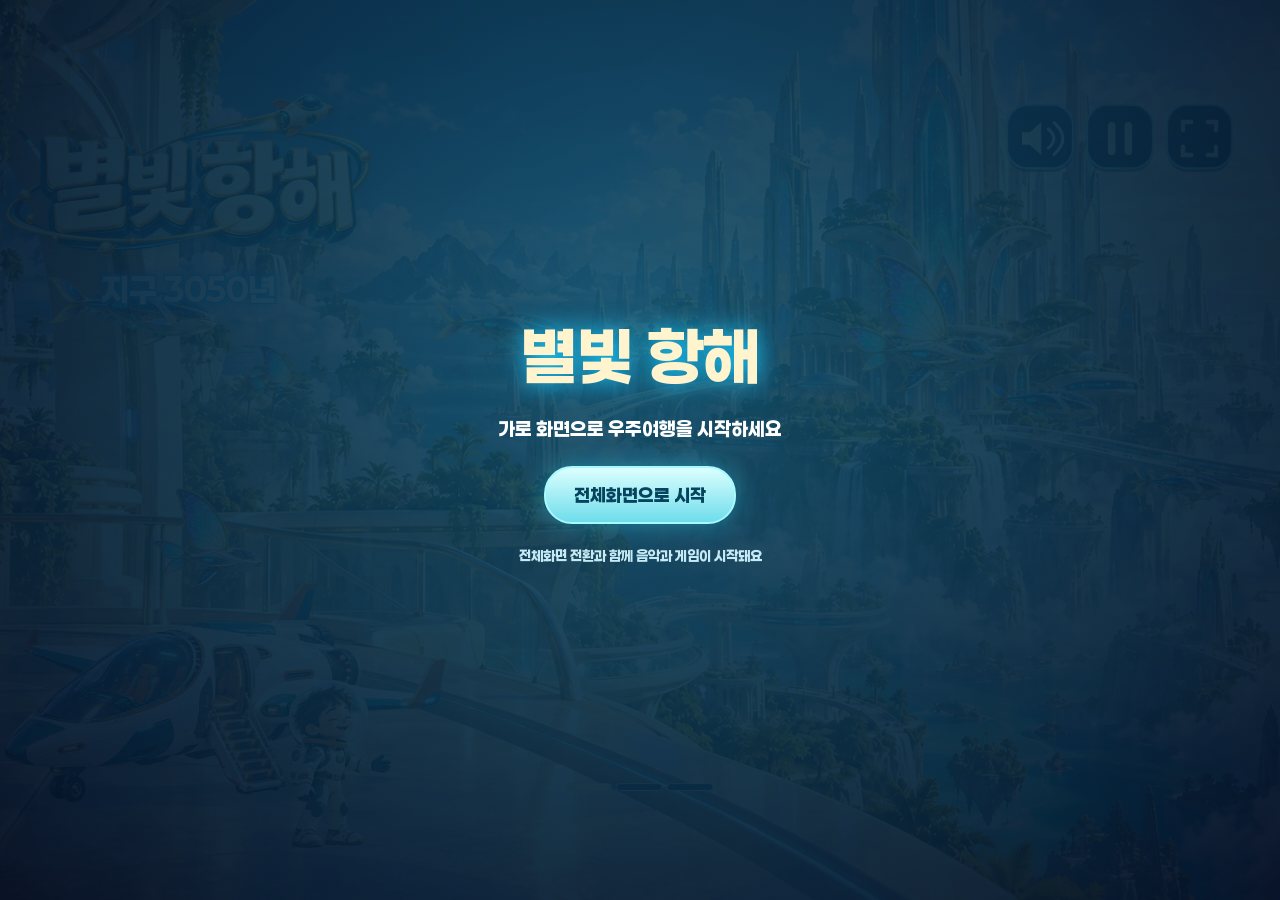
<file: index.html>
<!doctype html>
<html lang="ko"><head><meta charset="utf-8"><meta name="viewport" content="width=device-width,initial-scale=1,viewport-fit=cover"><meta name="theme-color" content="#071b2c"><title>별빛 항해 · 지구 출발과 첫 번째 별</title><link rel="preload" href="fonts/Paperlogy-ExtraBold-game.woff2?v=18" as="font" type="font/woff2" crossorigin><link rel="stylesheet" href="style.css?v=22"></head>
<body><main id="game" aria-label="별빛 항해 지구 출발과 두 번째 스테이지 착륙">
<canvas id="scene" width="1600" height="900" aria-label="3050년 지구에서 출발해 사막의 별에 착륙하는 소년의 우주여행"></canvas>
<header><img class="brand" src="runtime/atmosphere/title_no_stars.webp" alt="별빛 항해"><div class="tools">
<button id="sound" aria-label="소리 끄기"><img src="runtime/v2/sound_on.svg" alt=""></button>
<button id="pause" aria-label="일시정지"><img src="runtime/v2/pause.svg" alt=""></button>
<button id="fullscreen" aria-label="전체 화면"><img src="runtime/v2/fullscreen.svg" alt=""></button>
</div></header>
<div id="badge">지구 3050년</div>
<div id="intro" hidden aria-hidden="true"></div>
<div id="guide" hidden role="status" aria-live="polite"><p id="guideText"></p></div>
<div id="loading" role="status"><img src="runtime/v2/loading.svg" alt="여행을 준비하고 있어요"><b>0%</b></div>
<button id="audioHint" hidden aria-label="배경음악 시작"><img src="runtime/v2/audio_hint.svg" alt="화면을 터치하면 음악이 시작돼요"></button>
<div id="dialogue" hidden role="status" aria-live="polite"><p></p></div>
<button id="action" disabled aria-label="탑승하기"><img src="runtime/v2/button_board.svg" alt="탑승하기"></button>
<button id="planetReplay" hidden aria-label="착륙 장면 다시 보기"><img src="runtime/v2/button_replay.svg" alt="다시 여행"></button>
<section id="arrival" hidden aria-label="첫 번째 별 도착"><img src="runtime/stage03/world_hd.webp" alt="확정된 두 번째 시안, 운하 중앙도시"><p role="status" aria-live="polite">첫번째 별에 도착했습니다.</p></section>
<section id="end" hidden aria-label="첫 번째 여행 완료"><img class="modal-panel" src="runtime/v2/end_panel.svg" alt="첫 번째 여행 완료. 안녕, 새로운 우주! 나의 우주여행이 시작됐다!"><button id="replay" aria-label="다시 여행"><img src="runtime/v2/button_replay.svg" alt="다시 여행"></button></section>
<section id="paused" hidden aria-label="일시정지"><img class="modal-panel" src="runtime/v2/pause_panel.svg" alt="잠시 쉬어갈까? 준비되면 다시 별을 향해!"><button id="resume" aria-label="계속하기"><img src="runtime/v2/button_resume.svg" alt="계속하기"></button></section>
<img id="progress" src="runtime/v2/progress0.svg" alt="첫 번째 장면">
</main><img class="rotate" src="runtime/v2/rotate.svg" alt="화면을 가로로 돌려 주세요"><script src="startgate.js?v=2"></script><script src="assets.js"></script><script src="runtime/ascent/manifest.js"></script><script src="runtime/stage03/manifest.js?v=3"></script><script src="stage3.js?v=9"></script><script src="game.js?v=38"></script></body></html>
</file>
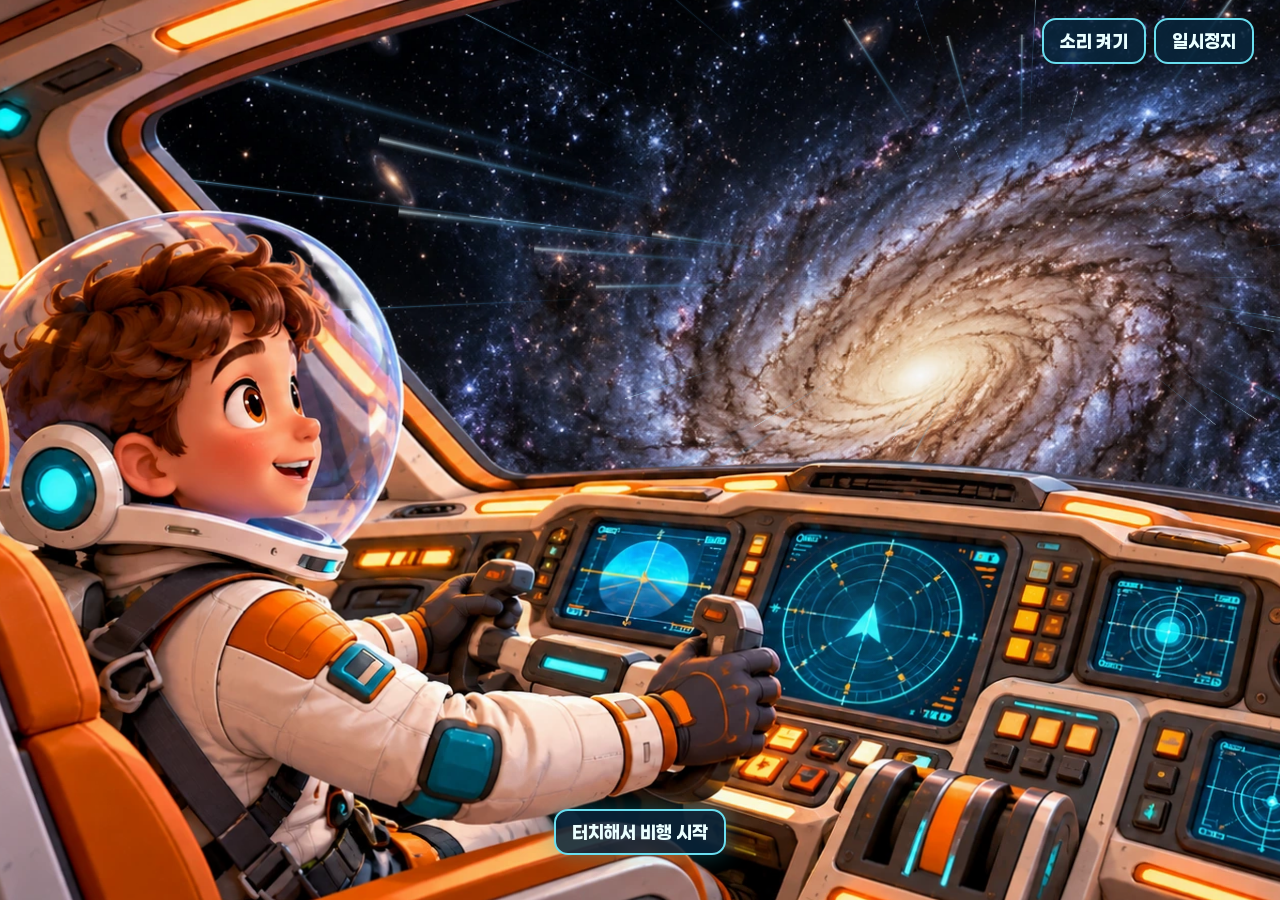
<file: cabin.html>
<!doctype html><html lang="ko"><meta charset="utf-8"><meta name="viewport" content="width=device-width,initial-scale=1,viewport-fit=cover"><title>별빛 항해 · 조종석 비행</title><style>
@font-face{font-family:Paperlogy;src:url('fonts/Paperlogy-8ExtraBold.ttf');font-weight:800}*{box-sizing:border-box}body{margin:0;background:#030b17;display:grid;place-items:center;width:100vw;height:100dvh;overflow:hidden;font:800 18px Paperlogy,sans-serif}main{position:relative;width:100vw;height:100dvh;overflow:hidden}canvas{width:100%;height:100%;display:block;object-fit:cover}button{font:inherit;color:#eaffff;border:2px solid #69deef;background:#09263cdb;border-radius:14px;padding:10px 16px;cursor:pointer;min-height:44px}nav{position:absolute;right:2%;top:2%;display:flex;gap:8px}#start{position:absolute;bottom:5%;left:50%;transform:translateX(-50%);white-space:nowrap;box-shadow:0 0 22px #16cde155}#status{position:absolute;left:3%;bottom:2%;color:white;font-size:14px;text-shadow:0 2px 4px #000}[hidden]{display:none!important}</style>
<main><canvas id="view" width="1600" height="900" aria-label="우주선 조종석에서 별빛을 지나 비행하는 소년"></canvas><nav><button id="sound" aria-label="소리 켜기">소리 켜기</button><button id="pause">일시정지</button></nav><button id="start">터치해서 비행 시작</button><span id="status" role="status">장면 준비 중…</span></main><script src="cabin.js?v=16"></script></html>
</file>
<file: style.css>
@font-face{font-family:Paperlogy;src:url('fonts/Paperlogy-ExtraBold-game.woff2?v=16') format('woff2');font-weight:800;font-display:swap}
*{box-sizing:border-box}html,body{margin:0;width:100%;height:100%;overflow:hidden;background:#06121f;color:#fff;font-family:Paperlogy,sans-serif;font-weight:800}body{display:flex;align-items:center;justify-content:center}button{border:0;padding:0;background:none;color:inherit;font:inherit;cursor:pointer;touch-action:manipulation;-webkit-tap-highlight-color:transparent}button img{width:100%;height:100%;display:block;pointer-events:none}button:focus-visible{outline:3px solid #fff0a8;outline-offset:4px;border-radius:20px}button:active{transform:scale(.95)}
#game{width:min(100vw,177.7778dvh);height:min(56.25vw,100dvh);position:relative;overflow:hidden;background:#122d44;isolation:isolate;container-type:inline-size}canvas{position:absolute;inset:0;width:100%;height:100%}header{position:absolute;top:3%;left:3.5%;right:3.5%;display:flex;justify-content:space-between;align-items:center;z-index:4;pointer-events:none}.brand{width:24%;filter:drop-shadow(0 3px 7px #0a324c80)}.tools{display:flex;gap:8px;pointer-events:auto}.tools button{width:clamp(48px,5.6cqw,78px);height:clamp(48px,5.6cqw,78px)}#badge{position:absolute;top:15%;left:3.5%;width:24%;max-width:350px}#intro{position:absolute;left:19%;top:25%;width:62%;pointer-events:none;filter:drop-shadow(0 6px 15px #001c3ca0)}#intro img{width:100%;display:block}
#guide{position:absolute;left:11%;top:29%;width:78%;pointer-events:none;filter:drop-shadow(0 10px 22px #00182975)}#guide>img,#dialogue>img{display:block;width:100%}#guide p,#dialogue p{position:absolute;inset:0;margin:0;display:flex;justify-content:center;align-items:center;text-align:center;white-space:pre-line;line-height:1.5;padding:0 6%;text-shadow:0 3px 2px #05263e}#guide p{font-size:3.2cqw;letter-spacing:-.025em}#dialogue{position:absolute;left:12%;bottom:3.8%;width:76%;pointer-events:none;z-index:2}#dialogue p{font-size:2.4cqw}#action{position:absolute;right:7%;bottom:14%;width:34%;min-height:48px;filter:drop-shadow(0 0 16px #41deff80);transition:opacity .4s,transform .2s}#action:not(:disabled){animation:arrival .65s ease-out both}#action:hover{transform:translateY(-3px)}#action:disabled{opacity:0;pointer-events:none}#audioHint{position:absolute;bottom:3.5%;left:27%;width:46%;z-index:5;min-height:36px}#progress{position:absolute;bottom:1%;left:44%;width:12%;pointer-events:none}
#loading{position:absolute;inset:0;display:flex;flex-direction:column;align-items:center;justify-content:center;background:#092235;z-index:9;gap:16px}#loading img{width:62%}#loading b{font-size:2cqw;font-weight:800}#end,#paused{position:absolute;inset:0;display:flex;flex-direction:column;align-items:center;justify-content:center;background:#061b3650;z-index:6;gap:1cqw}#end .modal-panel{width:62%}#paused .modal-panel{width:57%}#replay,#resume{width:36%;min-height:48px}#paused{backdrop-filter:blur(8px);background:#061b3690;z-index:8}#game[data-state="ascent"] header,#game[data-state="departure"] header{opacity:.65}#game[data-state="complete"] #badge,#game[data-state="ascent"] #badge,#game[data-state="departure"] #badge{display:none}[hidden]{display:none!important}.rotate{display:none}@keyframes arrival{from{opacity:0;transform:translateY(20px) scale(.9)}to{opacity:1;transform:translateY(0) scale(1)}}
@media(orientation:portrait){.rotate{display:block;position:fixed;bottom:14%;width:94%;left:3%}.tools{gap:3px}.tools button{width:40px;height:40px}.brand{width:28%}#badge{top:23%}#guide{top:34%;left:5%;width:90%}#guide p{font-size:3.8cqw}#intro{top:30%}#action{width:44%;bottom:9%}#audioHint{left:15%;width:70%;bottom:1%}#dialogue{width:94%;left:3%;bottom:1%}#dialogue p{font-size:3.1cqw}}
@media(prefers-reduced-motion:reduce){#action:not(:disabled){animation:none}}
/* Keep captions above the boarding floor so feet and landing gear remain visible. */
#dialogue{bottom:auto;top:24%;left:15%;width:70%}
@media(orientation:portrait){#dialogue{top:32%;bottom:auto;left:3%;width:94%}}
@media(orientation:portrait){.tools button{width:44px;height:44px}}

/* Floating captions leave the scenery visible; a close outline keeps them legible. */
#guide{height:15cqw;filter:none}
#dialogue{height:7cqw}
#guide p,#dialogue p{color:#fff9e8;paint-order:stroke fill;-webkit-text-stroke:1.2px #18394a;text-shadow:0 2px 3px #12364dd9,0 4px 14px #102a4266}
#guide p,#dialogue p{-webkit-text-stroke:1.8px #17374a;text-shadow:0 2px 2px #112e4580}
#badge,#audioHint{filter:drop-shadow(0 2px 1px #17374a) drop-shadow(0 0 1px #17374a)}
/* Approved title A + Earth label B, large at the upper left. */
header{align-items:flex-start}
.brand{width:44%;filter:drop-shadow(0 3px 5px #07334740)}
#intro{display:none!important}
#badge{left:4%;top:38%;width:32%;max-width:none;filter:drop-shadow(0 2px 4px #07334740)}
#guide{left:43%;top:37%;width:54%;height:17cqw}
#guide p{font-size:2.65cqw;padding:0;line-height:1.6}
#dialogue{left:43%;top:27%;width:53%;height:14cqw}
#dialogue p{font-size:2.1cqw;padding:0 2%;line-height:1.5}
@media(orientation:portrait){.brand{width:44%}#badge{top:39%;left:4%;width:32%}#guide{left:43%;top:37%;width:54%;height:18cqw}#guide p{font-size:2.8cqw}#dialogue{left:43%;top:28%;width:54%;height:16cqw}#dialogue p{font-size:2.3cqw}}
#guide p{font-size:3cqw}
@media(orientation:portrait){#guide p{font-size:3cqw}}
/* Scale relative to approved placement: title 90%, Earth label 50%. */
.brand{width:39.6%}
/* Header spans 93% of stage: title center = 3.5% + 93% * 39.6% / 2. */
#badge{width:16%;left:13.914%;top:calc(3% + 17.69536cqw)}
/* Smaller title flush left; the location is live ExtraBold text beneath it. */
header{left:0;right:3.5%}
.brand{width:29.4624cqw}
#badge{left:0;top:calc(3% + 13.756288cqw);width:29.4624%;height:auto;margin:0;text-align:center;font-family:Paperlogy,sans-serif;font-weight:800;font-size:2.5cqw;line-height:1.5;color:#fff;paint-order:stroke fill;-webkit-text-stroke:2px #129de5;text-shadow:0 0 4px #31cbff,0 0 10px #008fff,0 0 18px #006ef0;filter:none}
@media(orientation:portrait){#badge{font-size:2.7cqw;-webkit-text-stroke:1px #129de5}}
/* Pin the artwork to the top-left corner, retaining a small gap before the location. */
header{top:0}
.tools{margin-top:1cqw}
#badge{top:13.756288cqw}
/* Reduce the boarding artwork by 40%; keep a comfortable touch target height. */
#action{width:20.4%}
@media(orientation:portrait){#action{width:26.4%}}
/* Larger white captions with an electric-blue edge, kept directly on the scenery. */
#guide{left:40%;top:34%;width:57%;height:22cqw}
#guide p{font-size:3.4cqw;line-height:1.45}
#dialogue p{font-size:2.65cqw;line-height:1.5}
#guide p,#dialogue p{color:#fff;paint-order:stroke fill;-webkit-text-stroke:clamp(1.3px,.16cqw,2.8px) #138eee;text-shadow:0 0 .25cqw #28bfff,0 0 .65cqw #007ef2,0 2px 2px #15517c80}
@media(orientation:portrait){#guide{left:38%;top:33%;width:59%;height:25cqw}#guide p{font-size:3.4cqw}#dialogue p{font-size:2.85cqw}}
#game[data-state="ascent"] #dialogue{top:15%;left:46%;width:50%;height:9cqw}
/* Temporary arrival mood preview: the approved concept image, not a playable stage. */
#arrival{position:absolute;inset:0;z-index:10;background:#071b2c}
#arrival>img{display:block;width:100%;height:100%;object-fit:contain}
#arrival>p{position:absolute;left:10%;right:10%;top:7%;margin:0;text-align:center;font:800 3.2cqw/1.5 Paperlogy,sans-serif;color:#fff;paint-order:stroke fill;-webkit-text-stroke:clamp(1.3px,.16cqw,2.8px) #138eee;text-shadow:0 0 .25cqw #28bfff,0 0 .65cqw #007ef2,0 2px 2px #15517c80;pointer-events:none}
#game[data-state="arrival"] header,#game[data-state="arrival"] #badge,#game[data-state="arrival"] #audioHint,#game[data-state="arrival"] #progress,#game[data-state="arrival"] #dialogue,#game[data-state="arrival"] #action{display:none}

/* Stage 2: leave the local landing view clear while preserving accessible controls. */
#game[data-state="ascent"] header,#game[data-state="departure"] header{opacity:1}
@font-face{font-family:Stage3Paperlogy;src:url('fonts/Paperlogy-8ExtraBold.ttf');font-weight:800;font-display:swap}
#game[data-state="explore"]{cursor:crosshair}
#game[data-state="explore"]>header,#game[data-state="explore"]>#badge,#game[data-state="explore"]>#progress{display:none}
.explore-status{position:absolute;bottom:1.3%;left:20%;width:60%;text-align:center;margin:0;pointer-events:none;font:800 1.5cqw/1.4 Stage3Paperlogy,sans-serif;color:white;paint-order:stroke fill;-webkit-text-stroke:2px #174660;text-shadow:0 1px 4px #143e58}
#game[data-state^="planet_"] .brand,#game[data-state^="planet_"] #badge,#game[data-state^="planet_"] #progress,#game[data-state^="planet_"] #action{display:none}
#game[data-state^="planet_"] header{justify-content:flex-end;opacity:1}
#game[data-state^="planet_"] #dialogue{left:15%;top:8%;width:70%;height:8cqw}
#game[data-state^="planet_"] #dialogue p{font-size:3cqw}
#planetReplay{position:absolute;right:3.5%;bottom:3%;width:18%;min-height:44px;z-index:4;filter:drop-shadow(0 2px 5px #23190c70)}
@media(orientation:portrait){#planetReplay{width:25%}#game[data-state^="planet_"] #dialogue p{font-size:3.4cqw}}

/* Fill wide screens with uniformly scaled scenery; retain foreground and UI proportions. */
#scenery{position:fixed;inset:0;width:100%;height:100%;pointer-events:none;z-index:0}
#game{background:transparent;z-index:1}

/* Flight sprites can cross the physical screen edges while UI retains its stage layout. */
#game.wide-flight{overflow:visible}
#scene.viewport-scene{position:fixed;inset:0;width:100vw;height:100dvh}
</file>
